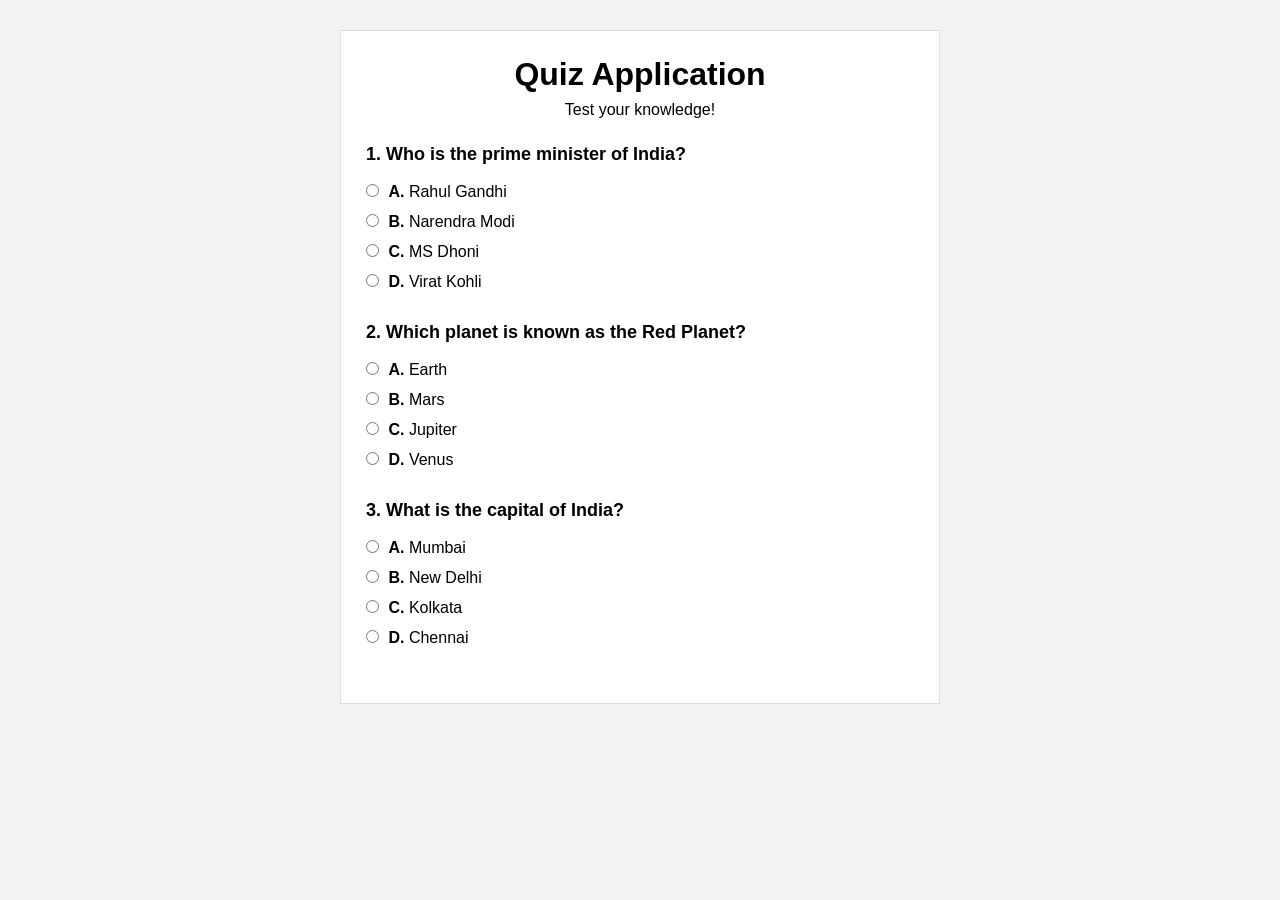
<file: quiz_app/index.html>
<!doctype html>
<html lang="en">
  <head>
    <meta charset="UTF-8" />
    <meta name="viewport" content="width=device-width, initial-scale=1.0" />
    <title>QuizNow</title>
    <link rel="stylesheet" href="style.css">
  </head>

  <body>
    <main class="quiz-container">

      <header class="quiz-header">
        <h1>Quiz Application</h1>
        <p>Test your knowledge!</p>
      </header>

      <form id="quiz-form">

        <!-- Question 1 -->
        <section class="question">
          <p>1. Who is the prime minister of India?</p>

          <input type="radio" name="prime_minister" id="rahul" />
          <label for="rahul"><span>A.</span> Rahul Gandhi</label>
          <br />

          <input type="radio" name="prime_minister" id="modi" />
          <label for="modi"><span>B.</span> Narendra Modi</label>
          <br />

          <input type="radio" name="prime_minister" id="dhoni" />
          <label for="dhoni"><span>C.</span> MS Dhoni</label>
          <br />

          <input type="radio" name="prime_minister" id="kohli" />
          <label for="kohli"><span>D.</span> Virat Kohli</label>
          <br />

          <h3 class="correct">Correct Answer ✓</h3>
          <h3 class="incorrect">Incorrect Answer ✗</h3>
        </section>


        <!-- Question 2 -->
        <section class="question">
          <p>2. Which planet is known as the Red Planet?</p>

          <input type="radio" name="q2" id="earth" />
          <label for="earth"><span>A.</span> Earth</label>
          <br />

          <input type="radio" name="q2" id="mars" />
          <label for="mars"><span>B.</span> Mars</label>
          <br />

          <input type="radio" name="q2" id="jupiter" />
          <label for="jupiter"><span>C.</span> Jupiter</label>
          <br />

          <input type="radio" name="q2" id="venus" />
          <label for="venus"><span>D.</span> Venus</label>
          <br />

          <h3 class="correct">Correct Answer ✓</h3>
          <h3 class="incorrect">Incorrect Answer ✗</h3>
        </section>


        <!-- Question 3 -->
        <section class="question">
          <p>3. What is the capital of India?</p>

          <input type="radio" name="q3" id="mumbai" />
          <label for="mumbai"><span>A.</span> Mumbai</label>
          <br />

          <input type="radio" name="q3" id="delhi" />
          <label for="delhi"><span>B.</span> New Delhi</label>
          <br />

          <input type="radio" name="q3" id="kolkata" />
          <label for="kolkata"><span>C.</span> Kolkata</label>
          <br />

          <input type="radio" name="q3" id="chennai" />
          <label for="chennai"><span>D.</span> Chennai</label>
          <br />

          <h3 class="correct">Correct Answer ✓</h3>
          <h3 class="incorrect">Incorrect Answer ✗</h3>
        </section>


      </form>

    </main>
  </body>
</html>
</file>
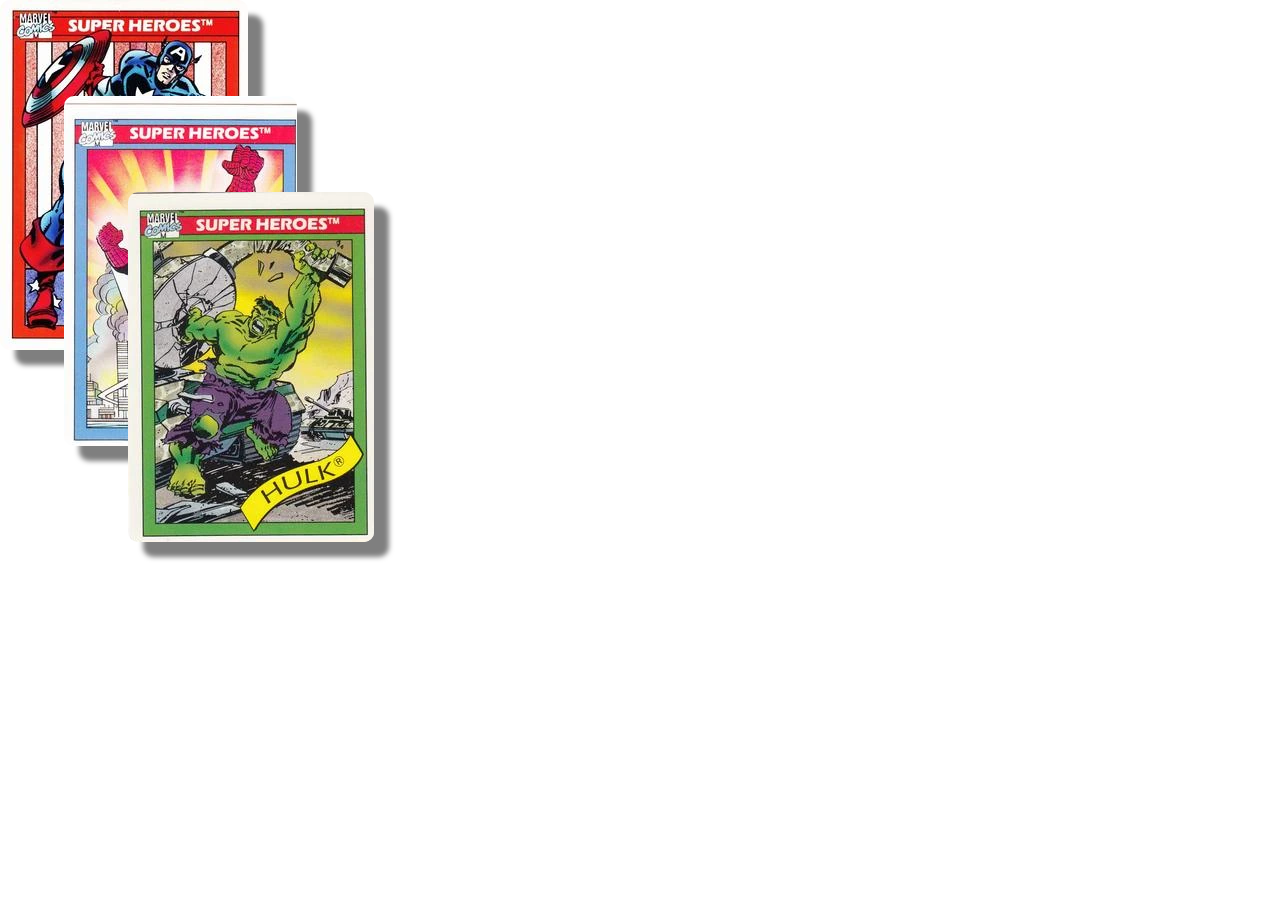
<file: tasks/task_24_09/index.html>
<!DOCTYPE html>
<html lang="en">
<head>
    <meta charset="UTF-8">
    <meta name="viewport" content="width=device-width, initial-scale=1.0">
    <title>Task</title>
    <style>
        *{
            margin: 0;
            padding: 0;
            box-sizing: border-box;
        }
        .img{
            position: absolute;
            transition: all 0.5s ease;
        }
        .img1{
            top: 0;
            left: 0;
            z-index: 1;
        }
        .img2{
            top: 6rem;
            left: 4rem;
            z-index: 2;
        }
        .img3{
            top: 12rem;
            left: 8rem;
            z-index: 3;
        }
        .img > img{
            box-shadow: 15px 15px 5px rgba(0,0,0,0.5);
            border-radius: 10px;
        }
        
        /* .img > img:hover{
            transform: scale(1.1); 
            transition: all 0.5s ease;
        } */
        /* the above approach did not have z-index working so using the approach written below [ this was because lines above z-index:1,2,3 respectively were provided to parent(div) not to img tag ] */

        .img1:hover,.img2:hover,.img3:hover{
            transform: scale(1.1);
            z-index: 4;
        }
        .img1:hover{
            transform: translate(2rem, 2rem);
        }
        .img2:hover{
            transform: skew(20deg, 10deg);
        }
        .img3:hover{
            transform: rotate(360deg);
        }
        </style>
</head>
<body>
    <div class="container">
        <div class="img img1">
            <img src="img1.webp" alt="img1" srcset="">
        </div>
        <div class="img img2">
            <img src="img2.webp" alt="img2" srcset="">
        </div>
        <div class="img img3">
            <img src="img3.webp" alt="img3" srcset="">
        </div>
    </div>
</body>
</html>
</file>
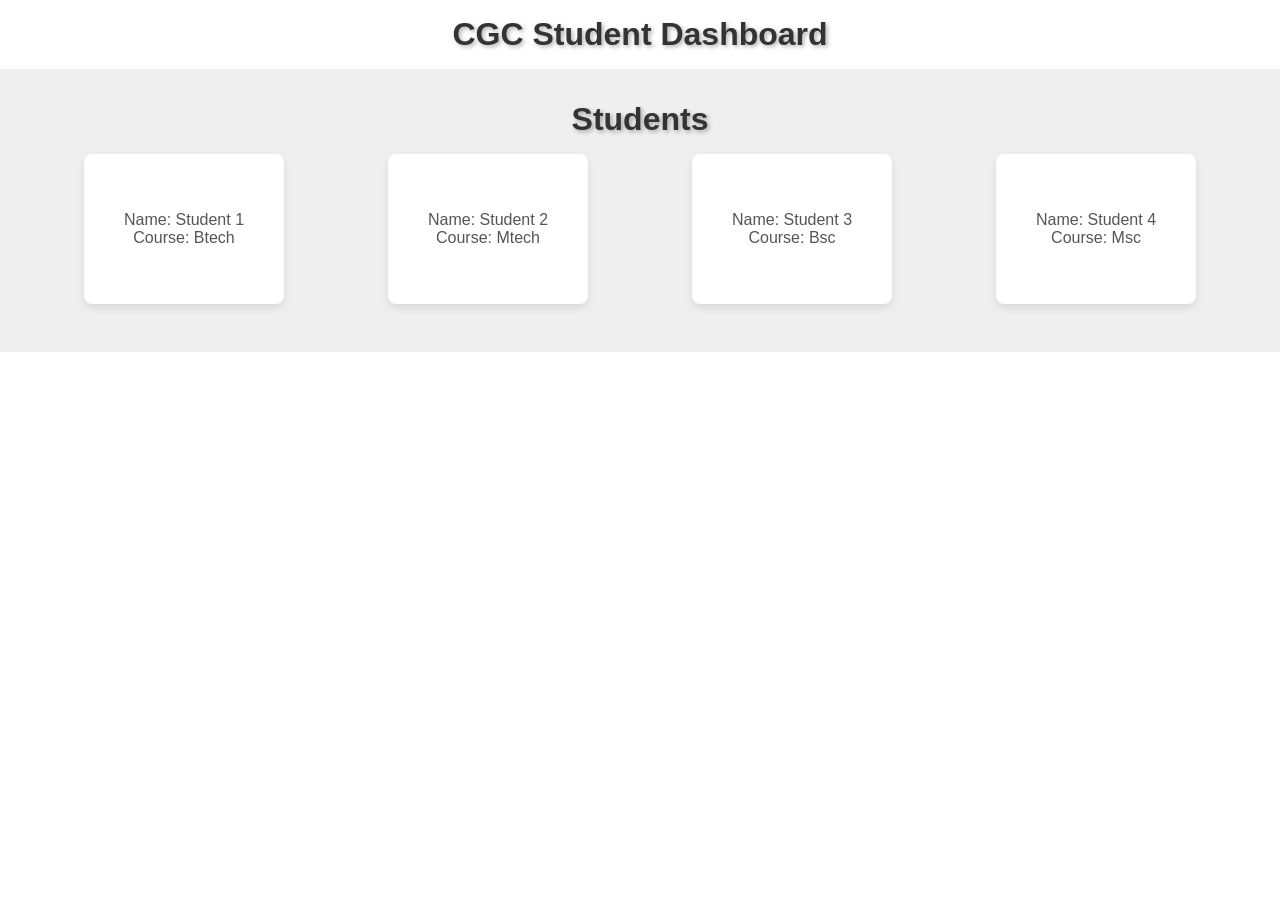
<file: tasks/task_21_09/task.html>
<!doctype html>
<html lang="en">
  <head>
    <meta charset="UTF-8" />
    <meta name="viewport" content="width=device-width, initial-scale=1.0" />
    <title>Task</title>
    <style>
      * {
        margin: 0;
        padding: 0;
        box-sizing: border-box;
        font-family: Arial, Helvetica, sans-serif;
      }
      .heading {
        text-align: center;
        color: #333;
        font-size: 2rem;
        text-shadow: 2px 2px 4px rgba(0, 0, 0, 0.3);
        padding: 1rem;
      }
      #card_container {
        background-color: #f0efef;
        padding: 2rem;
      }
      .title {
        text-align: center;
        color: #333;
        font-size: 2rem;
        text-shadow: 2px 2px 4px rgba(0, 0, 0, 0.3);
      }
      #cards {
        display: flex;
        justify-content: space-around;
        flex-wrap: nowrap;
      }
      .card1,
      .card2,
      .card3,
      .card4 {
        width: 200px;
        height: 150px;
        margin: 1rem;
        background-color: #fff;
        box-shadow: 0 4px 8px rgba(0, 0, 0, 0.1);
        display: flex;
        flex-direction: column;
        align-items: center;
        justify-content: center;
        color: #555;
        border-radius: 8px;
      }
    </style>
  </head>
  <body>
    <div class="container">
      <h1 class="heading">CGC Student Dashboard</h1>
      <div id="card_container">
        <h1 class="title">Students</h1>
        <div id="cards">
          <div class="card1">
            <span>Name: Student 1</span>
            <span>Course: Btech</span>
        </div>
          <div class="card2">
            <span>Name: Student 2</span>
            <span>Course: Mtech</span>
          </div>
          <div class="card3">
            <span>Name: Student 3</span>
            <span>Course: Bsc</span>
          </div>
          <div class="card4">
            <span>Name: Student 4</span>
            <span>Course: Msc</span>
          </div>
        </div>
      </div>
    </div>
  </body>
</html>
</file>
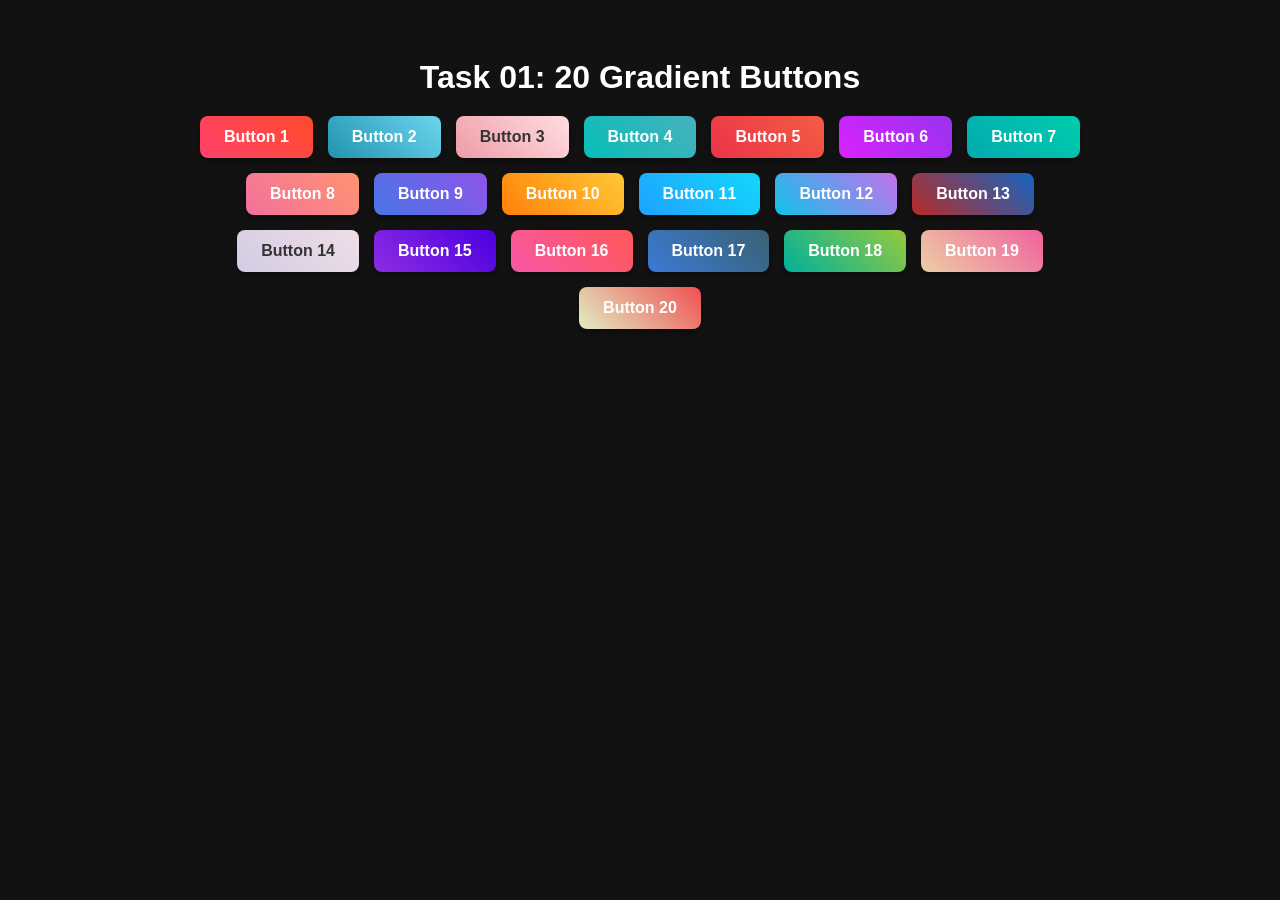
<file: tasks/task_21_09/task_1.html>
<!DOCTYPE html>
<html lang="en">
<head>
  <meta charset="UTF-8" />
  <title>Task 01</title>
  <style>
    body {
      font-family: sans-serif;
      background-color: #121212;
      color: #fff;
      display: flex;
      flex-direction: column;
      align-items: center;
      padding: 30px;
    }

    h1 { margin-bottom: 20px; }

    /* Flexbox container for button grid alignment */
    .button-container {
      display: flex;
      flex-wrap: wrap;
      justify-content: center;
      gap: 15px;
      max-width: 900px;
    }

    /* Common button styles */
    .btn {
      padding: 12px 24px;
      border: none;
      border-radius: 8px;
      color: #fff;
      font-size: 16px;
      font-weight: bold;
      cursor: pointer;
      box-shadow: 0 4px 6px rgba(0,0,0,0.3);
    }

    /* 20 Different Linear Gradients */
    .btn-1  { background: linear-gradient(45deg, #ff416c, #ff4b2b); }
    .btn-2  { background: linear-gradient(45deg, #2193b0, #6dd5ed); }
    .btn-3  { background: linear-gradient(45deg, #ee9ca7, #ffdde1); color: #333; }
    .btn-4  { background: linear-gradient(45deg, #06beb6, #48b1bf); }
    .btn-5  { background: linear-gradient(45deg, #eb3349, #f45c43); }
    .btn-6  { background: linear-gradient(45deg, #da22ff, #9733ee); }
    .btn-7  { background: linear-gradient(45deg, #02aab0, #00cdac); }
    .btn-8  { background: linear-gradient(45deg, #f2709c, #ff9472); }
    .btn-9  { background: linear-gradient(45deg, #4776e6, #8e54e9); }
    .btn-10 { background: linear-gradient(45deg, #ff8008, #ffc837); }
    .btn-11 { background: linear-gradient(45deg, #1fa2ff, #12d8fa); }
    .btn-12 { background: linear-gradient(45deg, #12c2e9, #c471ed); }
    .btn-13 { background: linear-gradient(45deg, #b92b27, #1565c0); }
    .btn-14 { background: linear-gradient(45deg, #d3cce3, #eedee6); color: #333; }
    .btn-15 { background: linear-gradient(45deg, #8e2de2, #4a00e0); }
    .btn-16 { background: linear-gradient(45deg, #f857a6, #ff5858); }
    .btn-17 { background: linear-gradient(45deg, #3a7bd5, #3a6073); }
    .btn-18 { background: linear-gradient(45deg, #00b09b, #96c93d); }
    .btn-19 { background: linear-gradient(45deg, #eecda3, #ef629f); }
    .btn-20 { background: linear-gradient(45deg, #e1eec3, #f05053); }
  </style>
</head>
<body>
  <h1>Task 01: 20 Gradient Buttons</h1>
  <div class="button-container">
    <button class="btn btn-1">Button 1</button>
    <button class="btn btn-2">Button 2</button>
    <button class="btn btn-3">Button 3</button>
    <button class="btn btn-4">Button 4</button>
    <button class="btn btn-5">Button 5</button>
    <button class="btn btn-6">Button 6</button>
    <button class="btn btn-7">Button 7</button>
    <button class="btn btn-8">Button 8</button>
    <button class="btn btn-9">Button 9</button>
    <button class="btn btn-10">Button 10</button>
    <button class="btn btn-11">Button 11</button>
    <button class="btn btn-12">Button 12</button>
    <button class="btn btn-13">Button 13</button>
    <button class="btn btn-14">Button 14</button>
    <button class="btn btn-15">Button 15</button>
    <button class="btn btn-16">Button 16</button>
    <button class="btn btn-17">Button 17</button>
    <button class="btn btn-18">Button 18</button>
    <button class="btn btn-19">Button 19</button>
    <button class="btn btn-20">Button 20</button>
  </div>
</body>
</html>
</file>
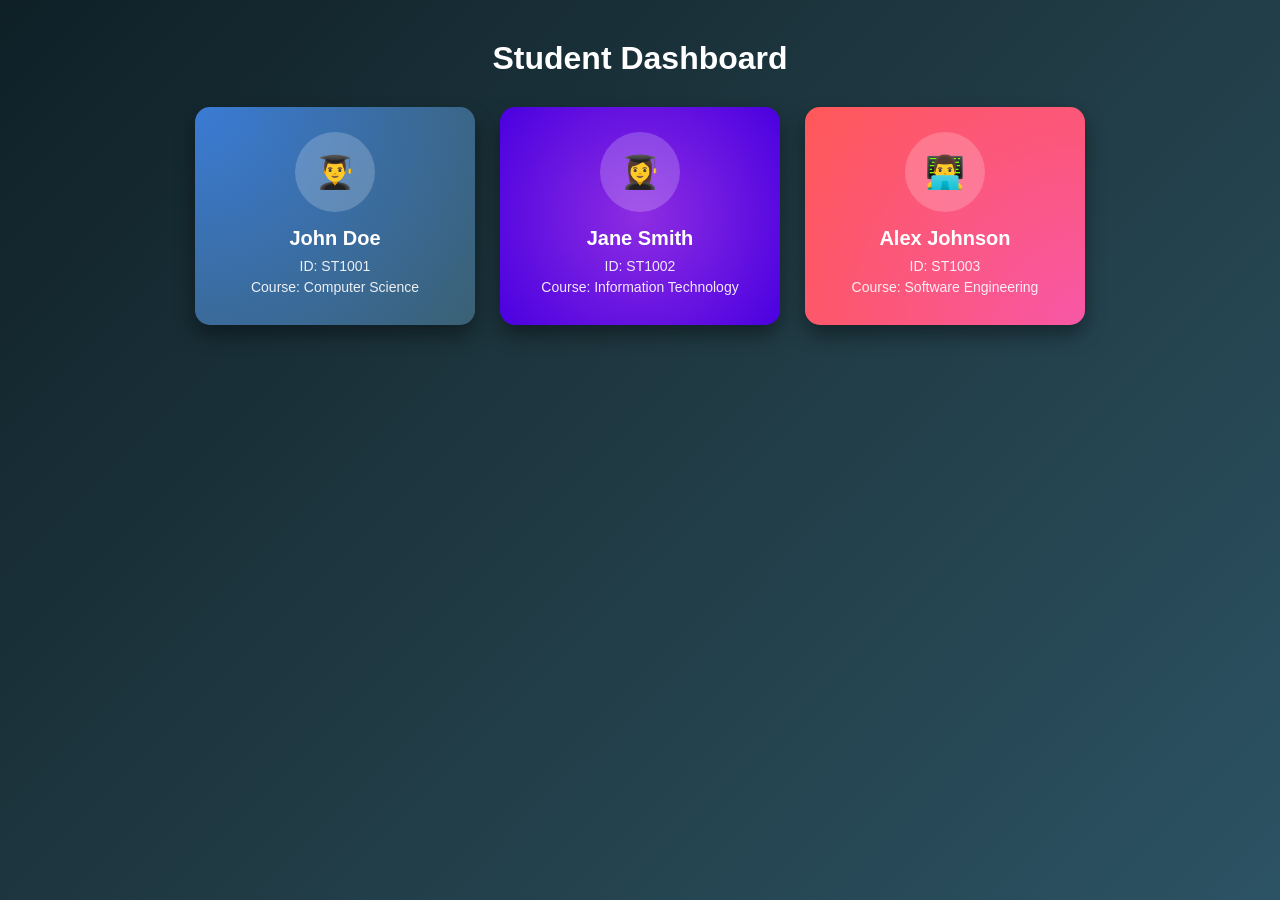
<file: tasks/task_21_09/task_2.html>
<!DOCTYPE html>
<html lang="en">
<head>
  <meta charset="UTF-8" />
  <title>Task 02</title>
  <style>
    * {
      box-sizing: border-box;
      margin: 0;
      padding: 0;
      font-family: sans-serif;
    }

    /* Dashboard background with Linear Gradient */
    body {
      min-height: 100vh;
      background: linear-gradient(135deg, #0f2027, #203a43, #2c5364);
      color: #fff;
      display: flex;
      flex-direction: column;
      align-items: center;
      padding: 40px 20px;
    }

    h1 {
      margin-bottom: 30px;
    }

    /* Flexbox grid for Cards */
    .dashboard-grid {
      display: flex;
      flex-wrap: wrap;
      justify-content: center;
      gap: 25px;
      max-width: 1000px;
      width: 100%;
    }

    /* Student Cards with Radial Gradients */
    .student-card {
      width: 280px;
      padding: 25px;
      border-radius: 15px;
      box-shadow: 0 10px 20px rgba(0,0,0,0.4);
      display: flex;
      flex-direction: column;
      align-items: center;
      text-align: center;
    }

    .card-1 {
      background: radial-gradient(circle at top left, #3a7bd5, #3a6073);
    }

    .card-2 {
      background: radial-gradient(circle at center, #8e2de2, #4a00e0);
    }

    .card-3 {
      background: radial-gradient(circle at bottom right, #f857a6, #ff5858);
    }

    .avatar {
      width: 80px;
      height: 80px;
      border-radius: 50%;
      background: rgba(255, 255, 255, 0.2);
      display: flex;
      align-items: center;
      justify-content: center;
      font-size: 32px;
      margin-bottom: 15px;
    }

    .student-card h2 { margin-bottom: 8px; font-size: 20px; }
    .student-card p { font-size: 14px; opacity: 0.9; margin-bottom: 5px; }
  </style>
</head>
<body>

  <h1>Student Dashboard</h1>

  <div class="dashboard-grid">
    <div class="student-card card-1">
      <div class="avatar">👨‍🎓</div>
      <h2>John Doe</h2>
      <p>ID: ST1001</p>
      <p>Course: Computer Science</p>
    </div>

    <div class="student-card card-2">
      <div class="avatar">👩‍🎓</div>
      <h2>Jane Smith</h2>
      <p>ID: ST1002</p>
      <p>Course: Information Technology</p>
    </div>

    <div class="student-card card-3">
      <div class="avatar">👨‍💻</div>
      <h2>Alex Johnson</h2>
      <p>ID: ST1003</p>
      <p>Course: Software Engineering</p>
    </div>
  </div>

</body>
</html>
</file>
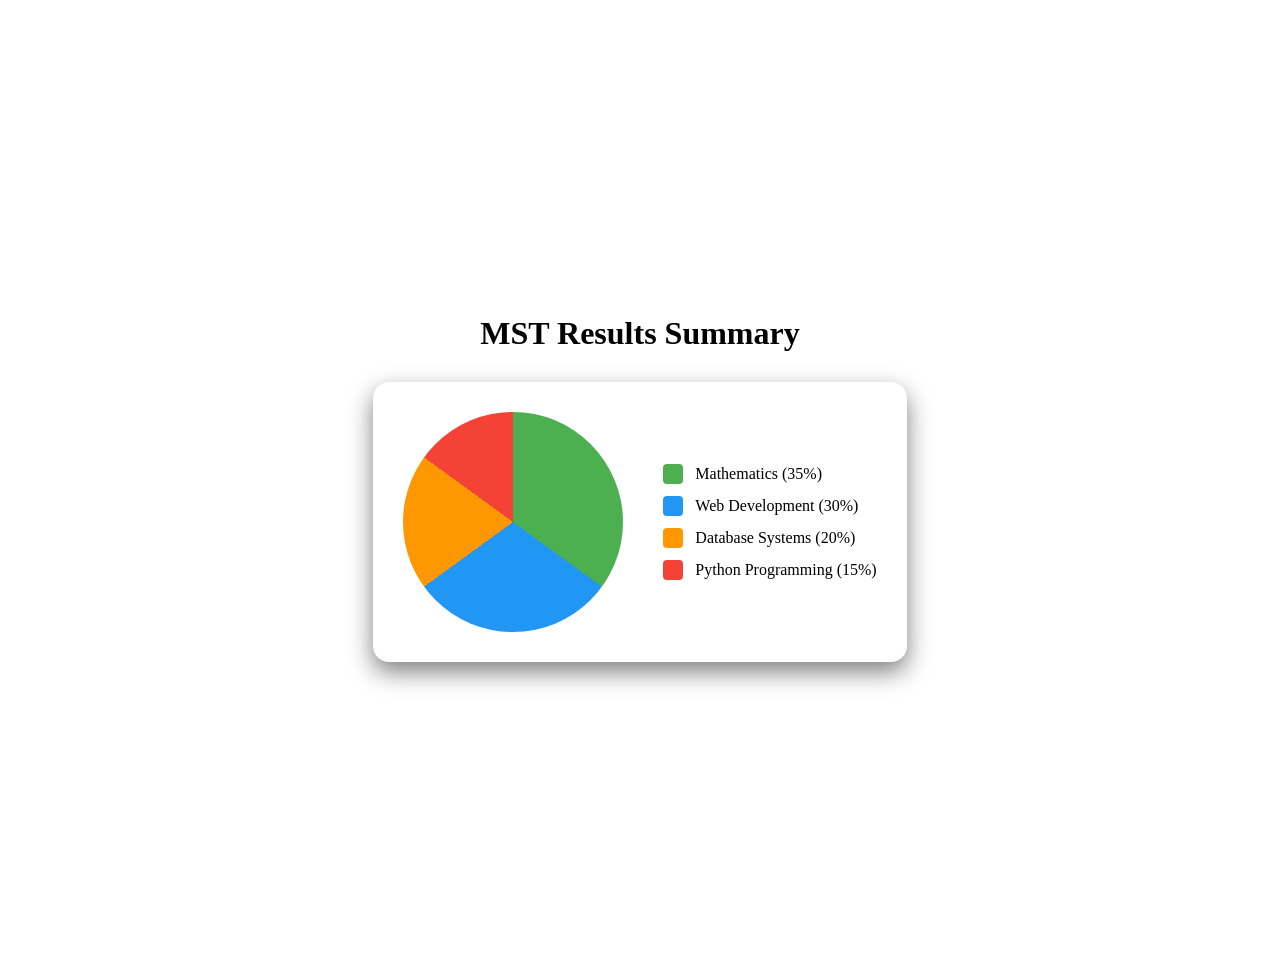
<file: tasks/task_21_09/task_3.html>
<!DOCTYPE html>
<html lang="en">
<head>
  <meta charset="UTF-8" />
  <title>Task 03</title>
  <style>
    body {
      min-height: 100vh;
      display: flex;
      flex-direction: column;
      align-items: center;
      justify-content: center;
      padding: 20px;
    }

    h1 { 
      margin-bottom: 30px; 
    }
    .chart-container {
      display: flex;
      flex-wrap: wrap;
      align-items: center;
      justify-content: center;
      gap: 40px;
      padding: 30px;
      border-radius: 16px;
      box-shadow: 0 10px 25px rgba(0,0,0,0.5);
    }

    .pie-chart {
      width: 220px;
      height: 220px;
      border-radius: 50%;
      background: conic-gradient(
        #4caf50 0deg 126deg,
        #2196f3 126deg 234deg,
        #ff9800 234deg 306deg,
        #f44336 306deg 360deg
      );
    }

    .legend {
      display: flex;
      flex-direction: column;
      gap: 12px;
    }

    .legend-item {
      display: flex;
      align-items: center;
      gap: 12px;
      font-size: 16px;
    }

    .color-box {
      width: 20px;
      height: 20px;
      border-radius: 4px;
    }

    .maths{ 
      background-color: #4caf50; 
    }
    .webdev{ 
      background-color: #2196f3; 
    }
    .dbms{ 
      background-color: #ff9800; 
    }
    .python{ 
      background-color: #f44336; 
    }
  </style>
</head>
<body>

  <h1>MST Results Summary</h1>

  <div class="chart-container">
    <div class="pie-chart"></div>

    <div class="legend">
      <div class="legend-item">
        <div class="color-box maths"></div>
        <span>Mathematics (35%)</span>
      </div>
      <div class="legend-item">
        <div class="color-box webdev"></div>
        <span>Web Development (30%)</span>
      </div>
      <div class="legend-item">
        <div class="color-box dbms"></div>
        <span>Database Systems (20%)</span>
      </div>
      <div class="legend-item">
        <div class="color-box python"></div>
        <span>Python Programming (15%)</span>
      </div>
    </div>
  </div>

</body>
</html>
</file>
<file: quiz_app/style.css>
* {
  margin: 0;
  padding: 0;
  box-sizing: border-box;
}

body {
  font-family: Arial, sans-serif;
  background-color: #f2f2f2;
}

.quiz-container {
  width: 600px;
  margin: 30px auto;
  padding: 25px;
  background-color: white;
  border: 1px solid #ddd;
}

.quiz-header {
  text-align: center;
  margin-bottom: 25px;
}

.quiz-header h1 {
  margin-bottom: 8px;
}

.question {
  margin-bottom: 25px;
}

.question p {
  font-size: 18px;
  font-weight: bold;
  margin-bottom: 12px;
}

.question label {
  margin-left: 5px;
  line-height: 30px;
  cursor: pointer;
}

.question span {
  font-weight: bold;
}

button {
  padding: 10px 20px;
  background-color: #333;
  color: white;
  border: none;
  cursor: pointer;
}

button:hover {
  background-color: #555;
}

/* Hide result by default */
.correct,
.incorrect {
  display: none;
  margin-top: 10px;
}
.correct {
  color: green;
}
.incorrect {
  color: red;
}

/* Question 1 */

#modi:checked ~ .correct {
  display: block;
}

#rahul:checked ~ .incorrect,
#dhoni:checked ~ .incorrect,
#kohli:checked ~ .incorrect {
  display: block;
}

/* Question 2 */

#mars:checked ~ .correct {
  display: block;
}

#earth:checked ~ .incorrect,
#jupiter:checked ~ .incorrect,
#venus:checked ~ .incorrect {
  display: block;
}

/* Question 3 */

#delhi:checked ~ .correct {
  display: block;
}

#mumbai:checked ~ .incorrect,
#kolkata:checked ~ .incorrect,
#chennai:checked ~ .incorrect {
  display: block;
}
</file>
